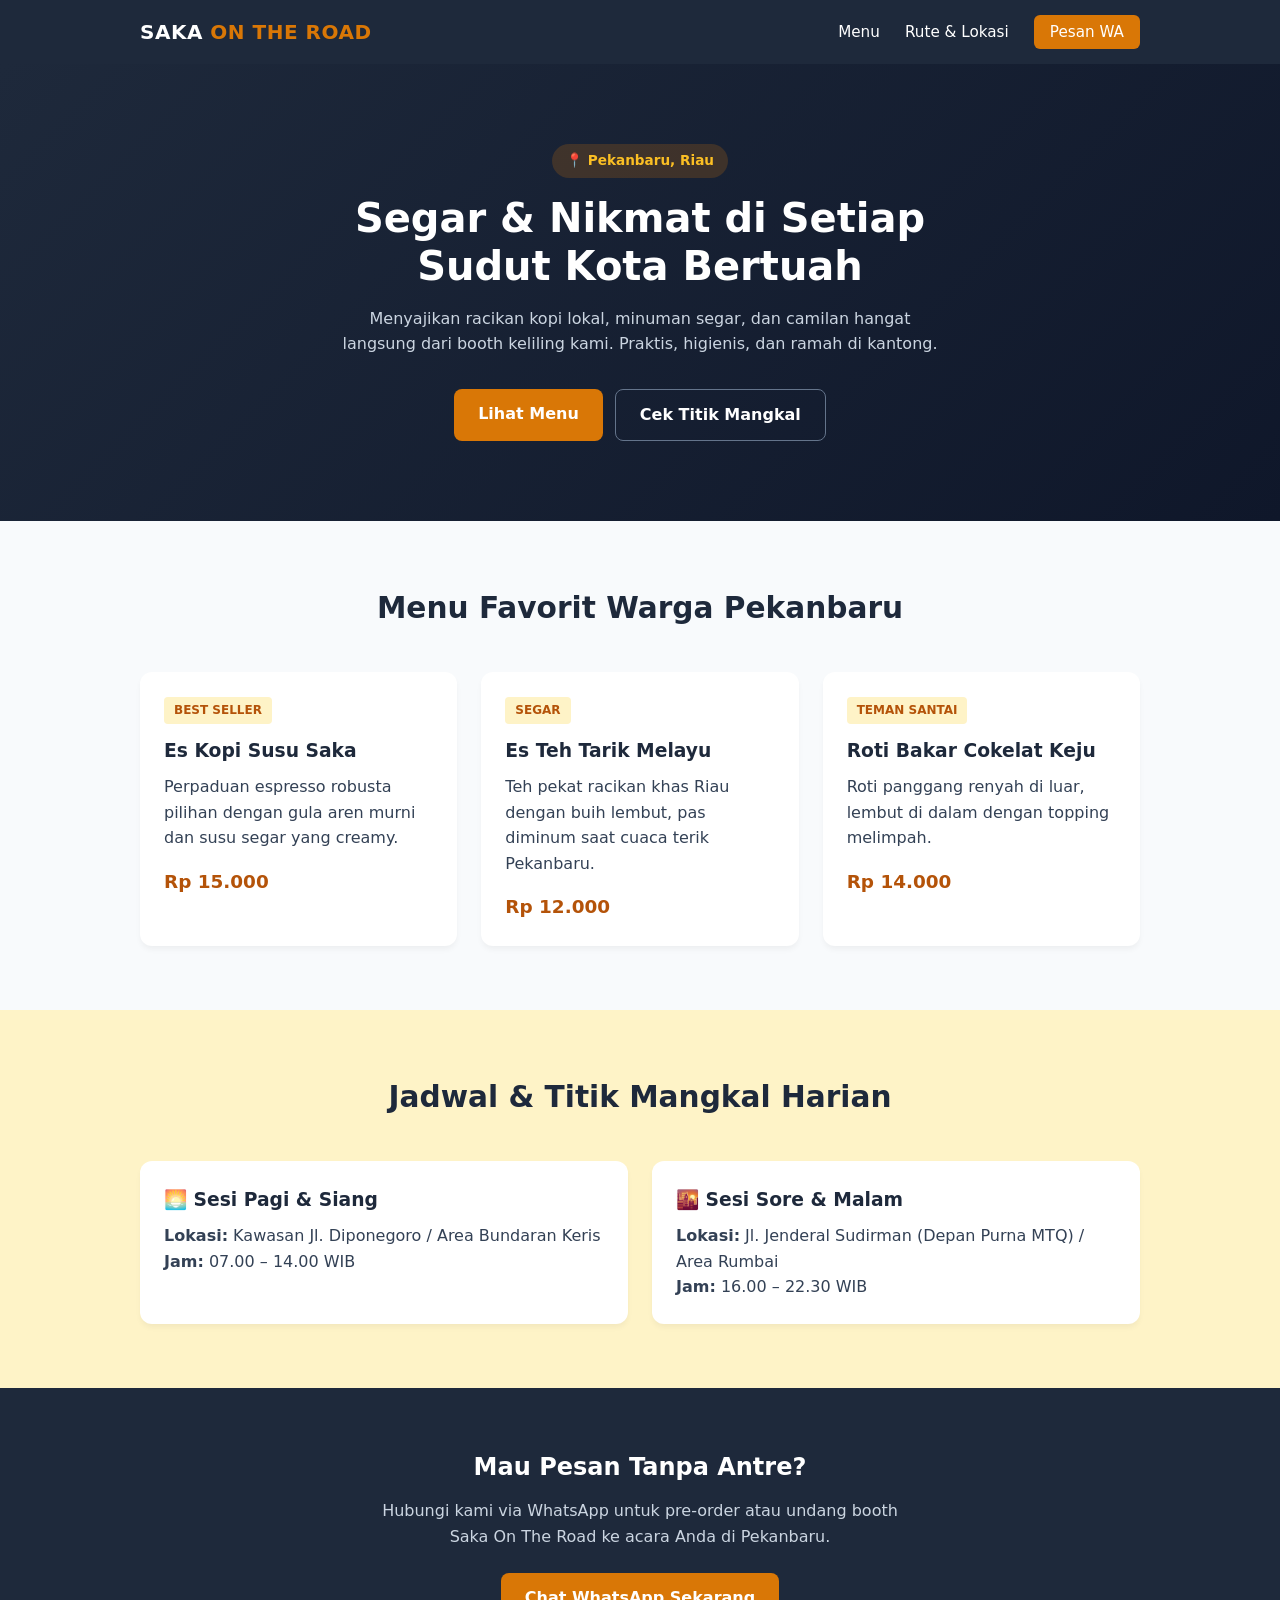
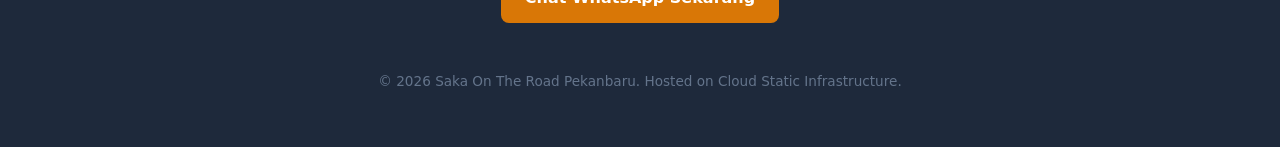
<file: index.html>
<!DOCTYPE html>
<html lang="id">
<head>
    <meta charset="UTF-8">
    <meta name="viewport" content="width=device-width, initial-scale=1.0">
    <meta name="description" content="Saka On The Road Pekanbaru - Kuliner dan minuman kekinian keliling terbaik di Kota Bertuah.">
    <title>Saka On The Road | Kuliner Keliling Pekanbaru</title>
    <link rel="stylesheet" href="style.css">
</head>
<body>
    <header class="navbar">
        <div class="container nav-flex">
            <a href="index.html" class="brand">SAKA <span>ON THE ROAD</span></a>
            <nav>
                <a href="#menu">Menu</a>
                <a href="#lokasi">Rute & Lokasi</a>
                <a href="#pesan" class="btn-nav">Pesan WA</a>
            </nav>
        </div>
    </header>

    <section class="hero">
        <div class="container">
            <span class="badge">📍 Pekanbaru, Riau</span>
            <h1>Segar & Nikmat di Setiap Sudut Kota Bertuah</h1>
            <p>Menyajikan racikan kopi lokal, minuman segar, dan camilan hangat langsung dari booth keliling kami. Praktis, higienis, dan ramah di kantong.</p>
            <div class="hero-actions">
                <a href="#menu" class="btn-primary">Lihat Menu</a>
                <a href="#lokasi" class="btn-secondary">Cek Titik Mangkal</a>
            </div>
        </div>
    </section>

    <section id="menu" class="section">
        <div class="container">
            <h2 class="section-title">Menu Favorit Warga Pekanbaru</h2>
            <div class="grid-3">
                <div class="card">
                    <div class="card-tag">Best Seller</div>
                    <h3>Es Kopi Susu Saka</h3>
                    <p>Perpaduan espresso robusta pilihan dengan gula aren murni dan susu segar yang creamy.</p>
                    <span class="price">Rp 15.000</span>
                </div>
                <div class="card">
                    <div class="card-tag">Segar</div>
                    <h3>Es Teh Tarik Melayu</h3>
                    <p>Teh pekat racikan khas Riau dengan buih lembut, pas diminum saat cuaca terik Pekanbaru.</p>
                    <span class="price">Rp 12.000</span>
                </div>
                <div class="card">
                    <div class="card-tag">Teman Santai</div>
                    <h3>Roti Bakar Cokelat Keju</h3>
                    <p>Roti panggang renyah di luar, lembut di dalam dengan topping melimpah.</p>
                    <span class="price">Rp 14.000</span>
                </div>
            </div>
        </div>
    </section>

    <section id="lokasi" class="section bg-alt">
        <div class="container">
            <h2 class="section-title">Jadwal & Titik Mangkal Harian</h2>
            <div class="grid-2">
                <div class="info-box">
                    <h3>🌅 Sesi Pagi & Siang</h3>
                    <p><strong>Lokasi:</strong> Kawasan Jl. Diponegoro / Area Bundaran Keris</p>
                    <p><strong>Jam:</strong> 07.00 – 14.00 WIB</p>
                </div>
                <div class="info-box">
                    <h3>🌇 Sesi Sore & Malam</h3>
                    <p><strong>Lokasi:</strong> Jl. Jenderal Sudirman (Depan Purna MTQ) / Area Rumbai</p>
                    <p><strong>Jam:</strong> 16.00 – 22.30 WIB</p>
                </div>
            </div>
        </div>
    </section>

    <footer id="pesan" class="footer">
        <div class="container">
            <h2>Mau Pesan Tanpa Antre?</h2>
            <p>Hubungi kami via WhatsApp untuk pre-order atau undang booth Saka On The Road ke acara Anda di Pekanbaru.</p>
            <a href="https://wa.me/6281200000000?text=Halo%20Saka%20On%20The%20Road%20Pekanbaru,%20saya%20mau%20pesan..." target="_blank" rel="noopener" class="btn-primary">Chat WhatsApp Sekarang</a>
            <p class="copyright">&copy; 2026 Saka On The Road Pekanbaru. Hosted on Cloud Static Infrastructure.</p>
        </div>
    </footer>
</body>
                  </html>
</file>
<file: style.css>
:root {
    --primary: #d97706;
    --primary-dark: #b45309;
    --dark: #1e293b;
    --text: #334155;
    --light: #f8fafc;
    --alt-bg: #fef3c7;
    --white: #ffffff;
}

* {
    margin: 0;
    padding: 0;
    box-sizing: border-box;
    font-family: system-ui, -apple-system, BlinkMacSystemFont, 'Segoe UI', Roboto, sans-serif;
}

html {
    scroll-behavior: smooth;
}

body {
    color: var(--text);
    background-color: var(--light);
    line-height: 1.6;
}

.container {
    max-width: 1040px;
    margin: 0 auto;
    padding: 0 20px;
}

/* Navbar */
.navbar {
    background: var(--dark);
    color: var(--white);
    padding: 16px 0;
    position: sticky;
    top: 0;
    z-index: 100;
}

.nav-flex {
    display: flex;
    justify-content: space-between;
    align-items: center;
}

.brand {
    color: var(--white);
    text-decoration: none;
    font-weight: 800;
    font-size: 1.25rem;
    letter-spacing: 0.5px;
}

.brand span {
    color: var(--primary);
}

.navbar nav a {
    color: var(--white);
    text-decoration: none;
    margin-left: 20px;
    font-size: 0.95rem;
    font-weight: 500;
}

.btn-nav {
    background: var(--primary);
    padding: 8px 16px;
    border-radius: 6px;
}

/* Hero Section */
.hero {
    background: linear-gradient(135deg, var(--dark) 0%, #0f172a 100%);
    color: var(--white);
    padding: 80px 0;
    text-align: center;
}

.badge {
    display: inline-block;
    background: rgba(217, 119, 6, 0.2);
    color: #fbbf24;
    padding: 6px 14px;
    border-radius: 20px;
    font-size: 0.85rem;
    font-weight: 600;
    margin-bottom: 16px;
}

.hero h1 {
    font-size: 2.5rem;
    max-width: 700px;
    margin: 0 auto 16px;
    line-height: 1.2;
}

.hero p {
    max-width: 600px;
    margin: 0 auto 32px;
    color: #cbd5e1;
}

.hero-actions {
    display: flex;
    gap: 12px;
    justify-content: center;
    flex-wrap: wrap;
}

/* Buttons */
.btn-primary, .btn-secondary {
    display: inline-block;
    padding: 12px 24px;
    border-radius: 8px;
    text-decoration: none;
    font-weight: 600;
    transition: background 0.2s ease;
}

.btn-primary {
    background: var(--primary);
    color: var(--white);
}

.btn-primary:hover {
    background: var(--primary-dark);
}

.btn-secondary {
    background: transparent;
    color: var(--white);
    border: 1px solid #64748b;
}

.btn-secondary:hover {
    border-color: var(--white);
}

/* Sections & Grids */
.section {
    padding: 64px 0;
}

.bg-alt {
    background: var(--alt-bg);
}

.section-title {
    text-align: center;
    font-size: 1.85rem;
    color: var(--dark);
    margin-bottom: 40px;
}

.grid-3 {
    display: grid;
    grid-template-columns: repeat(auto-fit, minmax(280px, 1fr));
    gap: 24px;
}

.grid-2 {
    display: grid;
    grid-template-columns: repeat(auto-fit, minmax(300px, 1fr));
    gap: 24px;
}

/* Cards & Info Boxes */
.card, .info-box {
    background: var(--white);
    padding: 24px;
    border-radius: 12px;
    box-shadow: 0 4px 6px -1px rgba(0, 0, 0, 0.05);
}

.card-tag {
    display: inline-block;
    font-size: 0.75rem;
    font-weight: 700;
    text-transform: uppercase;
    color: var(--primary-dark);
    background: var(--alt-bg);
    padding: 4px 10px;
    border-radius: 4px;
    margin-bottom: 12px;
}

.card h3, .info-box h3 {
    color: var(--dark);
    margin-bottom: 8px;
}

.price {
    display: block;
    margin-top: 16px;
    font-weight: 700;
    font-size: 1.15rem;
    color: var(--primary-dark);
}

/* Footer */
.footer {
    background: var(--dark);
    color: var(--white);
    text-align: center;
    padding: 60px 0 30px;
}

.footer h2 {
    margin-bottom: 12px;
}

.footer p {
    color: #cbd5e1;
    max-width: 550px;
    margin: 0 auto 24px;
}

.copyright {
    margin-top: 48px !important;
    font-size: 0.85rem;
    color: #64748b !important;
}

/* Error Page Specific */
.error-page {
    display: flex;
    align-items: center;
    justify-content: center;
    min-height: 100vh;
    text-align: center;
    background: var(--dark);
    color: var(--white);
}

.error-box {
    max-width: 500px;
    padding: 40px 20px;
}

.error-box h1 {
    font-size: 2.25rem;
    margin-bottom: 16px;
}

.error-box p {
    color: #cbd5e1;
    margin-bottom: 28px;
                    }
</file>
